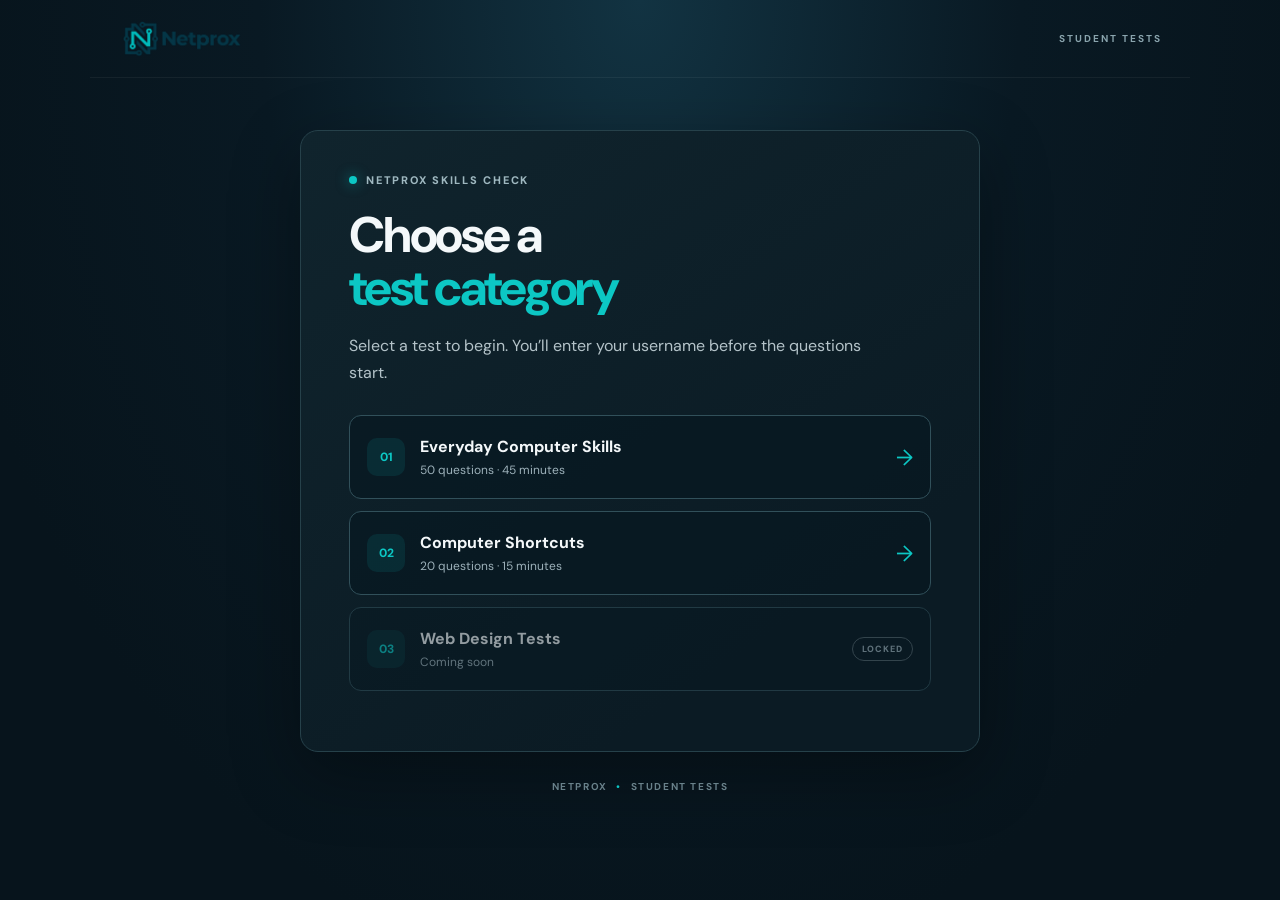
<file: index.html>
<!doctype html>
<html lang="en">
<head>
  <meta charset="utf-8">
  <meta name="viewport" content="width=device-width, initial-scale=1">
  <meta name="theme-color" content="#07141c">
  <title>Student Tests | Netprox</title>
  <link rel="stylesheet" href="styles.css">
  <link rel="stylesheet" href="portal.css">
</head>
<body>
  <header class="topbar"><a class="brand" href="./index.html" aria-label="Netprox home"><img src="assets/netprox-logo.png" alt="Netprox"></a><span class="brand-caption">STUDENT TESTS</span></header>
  <main class="shell">
    <section class="welcome card portal-card">
      <div class="eyebrow"><span class="eyebrow-dot"></span> NETPROX SKILLS CHECK</div>
      <h1>Choose a<br><span>test category</span></h1>
      <p class="intro">Select a test to begin. You’ll enter your username before the questions start.</p>
      <div class="course-grid">
        <a class="course-card" href="basic-computer-test.html"><span class="course-icon">01</span><span><strong>Everyday Computer Skills</strong><small>50 questions · 45 minutes</small></span><span class="course-arrow">→</span></a>
        <a class="course-card" href="computer-shortcuts-test.html"><span class="course-icon">02</span><span><strong>Computer Shortcuts</strong><small>20 questions · 15 minutes</small></span><span class="course-arrow">→</span></a>
        <div class="course-card locked" aria-disabled="true"><span class="course-icon">03</span><span><strong>Web Design Tests</strong><small>Coming soon</small></span><span class="lock-label">LOCKED</span></div>
      </div>
    </section>
    <footer>NETPROX <span>•</span> STUDENT TESTS</footer>
  </main>
</body>
</html>
</file>
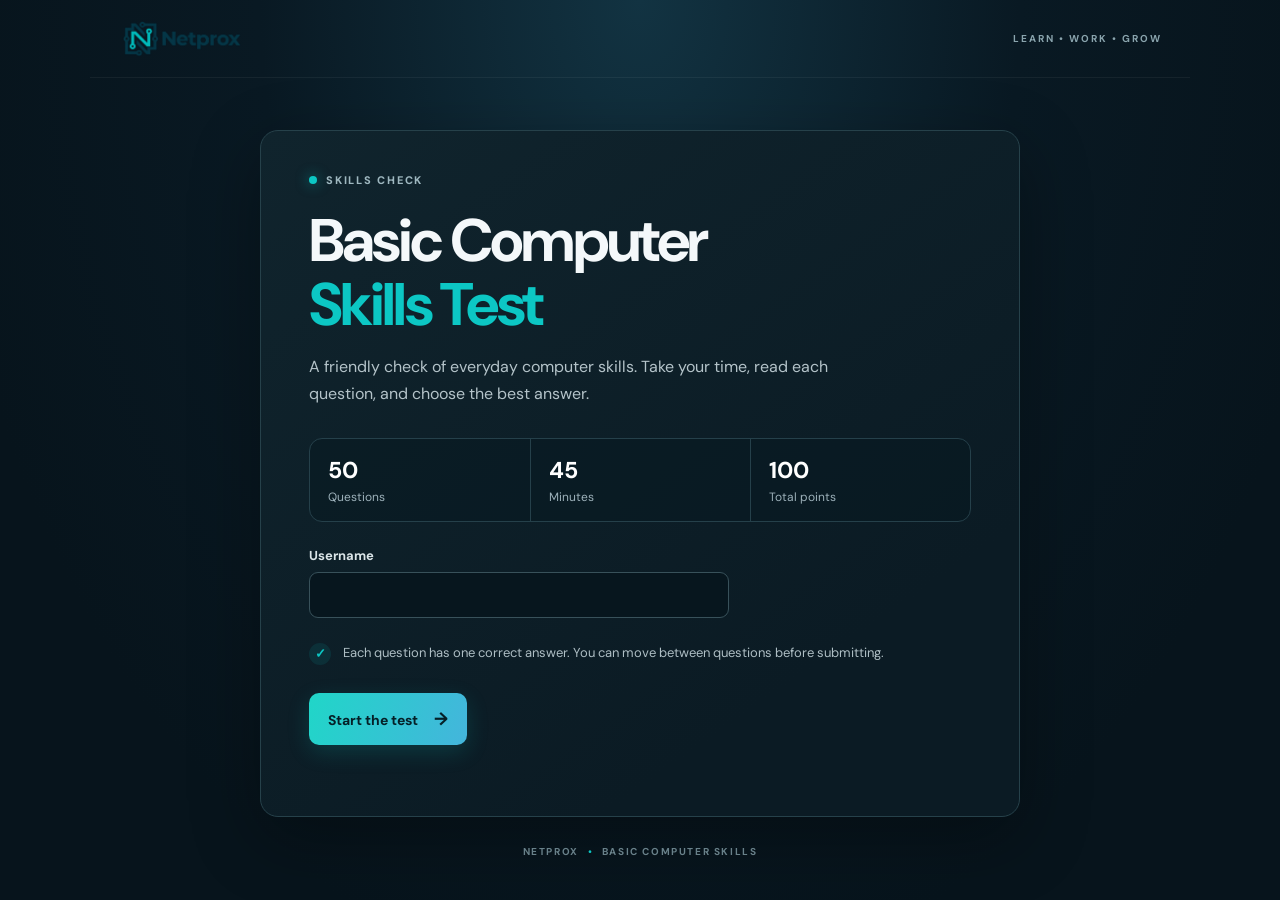
<file: basic-computer-test.html>
<!doctype html>
<html lang="en">
<head>
  <meta charset="utf-8">
  <meta name="viewport" content="width=device-width, initial-scale=1">
  <meta name="theme-color" content="#07141c">
  <title>Basic Computer Skills Test | Netprox</title>
  <link rel="stylesheet" href="styles.css">
  <script src="merged-questions.js" defer></script>
  <script src="quiz-runtime.js" defer></script>
</head>
<body data-base="./">
  <header class="topbar">
    <a class="brand" href="#top" aria-label="Netprox home">
      <img src="assets/netprox-logo.png" alt="Netprox">
    </a>
    <span class="brand-caption">LEARN • WORK • GROW</span>
  </header>

  <main id="top" class="shell">
    <section id="welcome" class="welcome card">
      <div class="eyebrow"><span class="eyebrow-dot"></span> SKILLS CHECK</div>
      <h1>Basic Computer<br><span>Skills Test</span></h1>
      <p class="intro">A friendly check of everyday computer skills. Take your time, read each question, and choose the best answer.</p>
      <div class="summary-grid">
        <div><strong>50</strong><span>Questions</span></div>
        <div><strong>45</strong><span>Minutes</span></div>
        <div><strong>100</strong><span>Total points</span></div>
      </div>
      <label class="student-name-label" for="student-username">Username<input id="student-username" name="username" type="text" autocomplete="username" maxlength="30" required></label>
      <div class="welcome-note"><span class="note-icon">✓</span><span>Each question has one correct answer. You can move between questions before submitting.</span></div>
      <button id="start-btn" class="primary-btn">Start the test <span aria-hidden="true">→</span></button>
      <p id="load-error" class="test-message" role="status"></p>
    </section>

    <section id="quiz" class="quiz card" hidden aria-live="polite">
      <div class="quiz-topline">
        <div class="eyebrow"><span class="eyebrow-dot"></span> BASIC COMPUTER SKILLS</div>
        <div id="timer" class="timer" aria-label="Time remaining"><span class="timer-icon" aria-hidden="true">◷</span> <span id="time-text">45:00</span></div>
      </div>
      <div class="progress-meta"><span id="question-count">Question 1 of 50</span><span id="answered-count">0 answered</span></div>
      <div class="progress-track"><div id="progress-bar" class="progress-bar"></div></div>
      <div id="question-area"></div>
      <div class="quiz-nav">
        <button id="prev-btn" class="secondary-btn" type="button">← Previous</button>
        <div class="nav-right"><button id="next-btn" class="primary-btn" type="button">Next question <span aria-hidden="true">→</span></button><button id="submit-btn" class="submit-btn" type="button" hidden>Finish test</button></div>
      </div>
      <p class="keyboard-tip">Choose an answer by clicking an option. Your answers are saved as you go.</p>
    </section>

    <section id="result" class="result card" hidden aria-live="polite"></section>
    <footer>NETPROX <span>•</span> BASIC COMPUTER SKILLS</footer>
  </main>
</body>
</html>
</file>
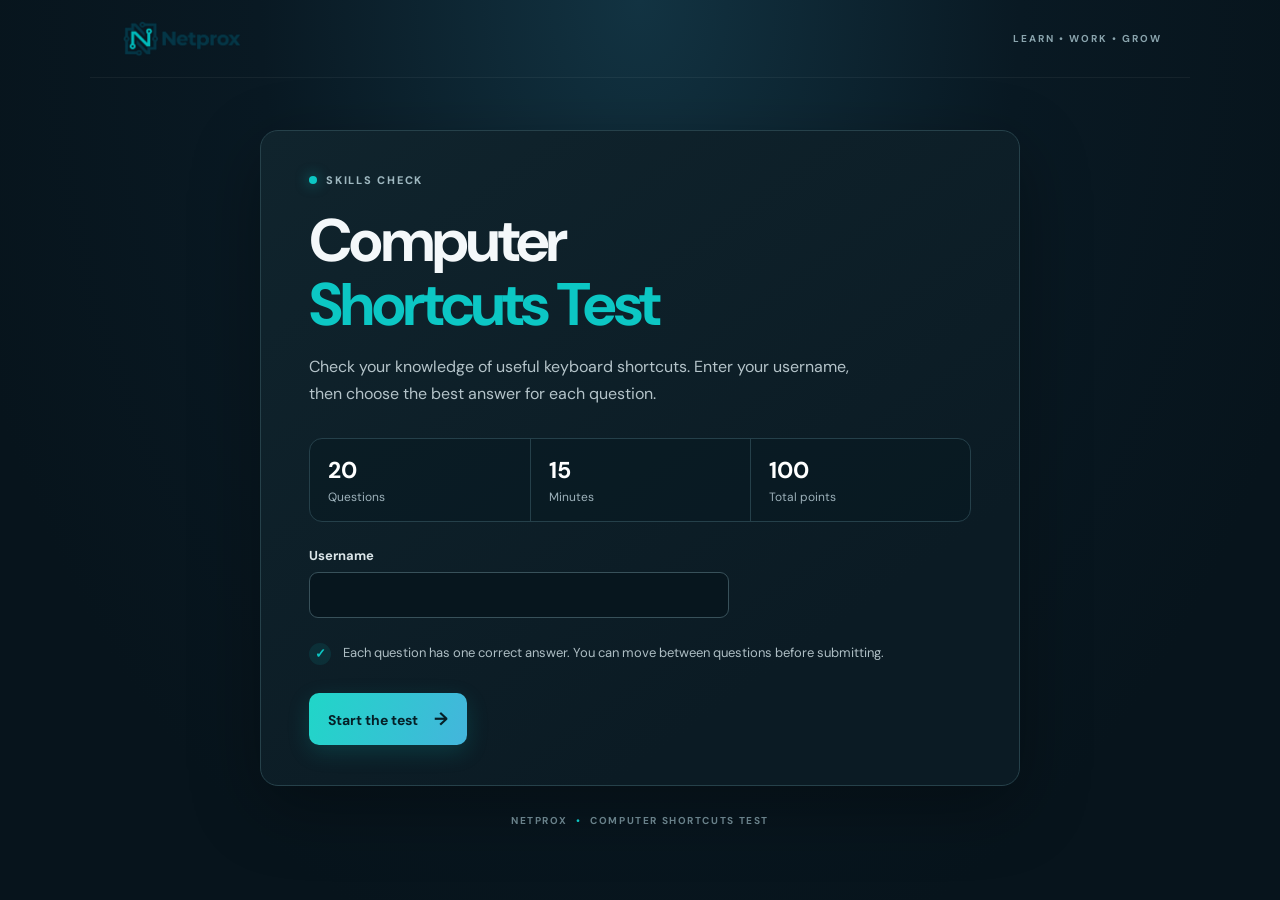
<file: computer-shortcuts-test.html>
<!doctype html>
<html lang="en">
<head>
  <meta charset="utf-8">
  <meta name="viewport" content="width=device-width, initial-scale=1">
  <meta name="theme-color" content="#07141c">
  <title>Computer Shortcuts Test | Netprox</title>
  <link rel="stylesheet" href="styles.css">
  <script src="computer-shortcuts-questions.js" defer></script>
  <script src="quiz-runtime.js" defer></script>
</head>
<body data-base="./" data-duration-minutes="15">
  <header class="topbar">
    <a class="brand" href="./index.html" aria-label="Netprox home"><img src="assets/netprox-logo.png" alt="Netprox"></a>
    <span class="brand-caption">LEARN • WORK • GROW</span>
  </header>
  <main id="top" class="shell">
    <section id="welcome" class="welcome card">
      <div class="eyebrow"><span class="eyebrow-dot"></span> SKILLS CHECK</div>
      <h1>Computer<br><span>Shortcuts Test</span></h1>
      <p class="intro">Check your knowledge of useful keyboard shortcuts. Enter your username, then choose the best answer for each question.</p>
      <div class="summary-grid">
        <div><strong>20</strong><span>Questions</span></div>
        <div><strong>15</strong><span>Minutes</span></div>
        <div><strong>100</strong><span>Total points</span></div>
      </div>
      <label class="student-name-label" for="student-username">Username<input id="student-username" name="username" type="text" autocomplete="username" maxlength="30" required></label>
      <div class="welcome-note"><span class="note-icon">✓</span><span>Each question has one correct answer. You can move between questions before submitting.</span></div>
      <button id="start-btn" class="primary-btn" type="button">Start the test <span aria-hidden="true">→</span></button>
    </section>
    <section id="quiz" class="quiz card" hidden aria-live="polite">
      <div class="quiz-topline">
        <div class="eyebrow"><span class="eyebrow-dot"></span> COMPUTER SHORTCUTS</div>
        <div id="timer" class="timer" aria-label="Time remaining"><span class="timer-icon" aria-hidden="true">◷</span> <span id="time-text">15:00</span></div>
      </div>
      <div class="progress-meta"><span id="question-count">Question 1 of 20</span><span id="answered-count">0 answered</span></div>
      <div class="progress-track"><div id="progress-bar" class="progress-bar"></div></div>
      <div id="question-area"></div>
      <div class="quiz-nav">
        <button id="prev-btn" class="secondary-btn" type="button">← Previous</button>
        <div class="nav-right"><button id="next-btn" class="primary-btn" type="button">Next question <span aria-hidden="true">→</span></button><button id="submit-btn" class="submit-btn" type="button" hidden>Finish test</button></div>
      </div>
      <p class="keyboard-tip">Choose an answer by clicking an option. Your answers are saved as you go.</p>
    </section>
    <section id="result" class="result card" hidden aria-live="polite"></section>
    <footer>NETPROX <span>•</span> COMPUTER SHORTCUTS TEST</footer>
  </main>
</body>
</html>
</file>
<file: styles.css>
@import url('https://fonts.googleapis.com/css2?family=DM+Sans:wght@400;500;600;700;800&display=swap');

:root{color-scheme:dark;--bg:#07141c;--panel:#0d2029;--panel2:#102832;--line:#25404a;--text:#f4f8fa;--muted:#9db1ba;--teal:#0cc7c4;--blue:#087ca5;--gold:#efd7a6;--danger:#ff8e80}
*{box-sizing:border-box}body{margin:0;min-height:100vh;background:radial-gradient(ellipse at 50% 0%,#123342 0%,#091923 42%,var(--bg) 78%);color:var(--text);font-family:'DM Sans',Arial,sans-serif}.topbar{height:78px;max-width:1100px;margin:auto;padding:15px 28px;display:flex;align-items:center;justify-content:space-between;border-bottom:1px solid #ffffff0d}.brand img{display:block;width:176px;height:47px;object-fit:contain;object-position:left center}.brand-caption{font-size:10px;font-weight:700;letter-spacing:.2em;color:#8aa4ad}.shell{width:min(100% - 32px,760px);margin:52px auto 28px}.card{background:linear-gradient(145deg,#10242d,#0b1b24 76%);border:1px solid #26414a;border-radius:18px;box-shadow:0 22px 70px #0005}.welcome{padding:42px 48px 40px}.eyebrow{display:flex;align-items:center;gap:9px;font-size:11px;letter-spacing:.16em;font-weight:800;color:#9fb8c0}.eyebrow-dot{width:8px;height:8px;border-radius:50%;background:var(--teal);box-shadow:0 0 13px #0cc7c4a3}.welcome h1{font-size:clamp(40px,7vw,60px);line-height:1.06;letter-spacing:-.045em;margin:22px 0 17px}.welcome h1 span{color:var(--teal)}.intro{max-width:550px;color:#b4c3c9;font-size:16px;line-height:1.7;margin:0}.summary-grid{display:grid;grid-template-columns:repeat(3,1fr);margin:30px 0 22px;border:1px solid var(--line);border-radius:13px;overflow:hidden;background:#07182080}.summary-grid div{padding:16px 18px;display:flex;flex-direction:column;gap:4px}.summary-grid div+div{border-left:1px solid var(--line)}.summary-grid strong{font-size:23px;color:#fff}.summary-grid span{font-size:12px;color:var(--muted)}.welcome-note{display:flex;gap:12px;align-items:flex-start;color:#aebec4;font-size:13px;line-height:1.55;margin:0 0 28px}.note-icon{flex:none;color:var(--teal);font-weight:800;background:#0cc7c41b;border-radius:50%;width:22px;height:22px;text-align:center;line-height:22px}.primary-btn,.secondary-btn,.submit-btn{border:0;border-radius:10px;font:700 14px 'DM Sans',Arial,sans-serif;cursor:pointer;transition:transform .15s,filter .15s,background .15s}.primary-btn{padding:14px 19px;color:#052027;background:linear-gradient(110deg,#20d6c8,#44b5dc);box-shadow:0 7px 22px #0cc7c42b}.primary-btn:hover,.submit-btn:hover{filter:brightness(1.08);transform:translateY(-1px)}.primary-btn span{margin-left:13px;font-size:18px}.quiz{padding:27px 34px 24px}.quiz-topline{display:flex;justify-content:space-between;align-items:center}.timer{font-variant-numeric:tabular-nums;color:#d8e6e9;background:#102d37;border:1px solid #26505a;padding:8px 12px;border-radius:9px;font-weight:700;min-width:93px;text-align:center}.timer-icon{color:var(--teal);font-size:17px;vertical-align:-1px}.timer.warning{color:var(--danger);border-color:#9c4f49;background:#321d20}.progress-meta{display:flex;justify-content:space-between;color:var(--muted);font-size:12px;margin:28px 0 9px}.progress-track{height:5px;border-radius:8px;background:#213943;overflow:hidden}.progress-bar{height:100%;width:2.5%;border-radius:inherit;background:linear-gradient(90deg,var(--teal),#38aee0);transition:width .25s}.question{font-size:22px;line-height:1.4;margin:28px 0 20px;letter-spacing:-.02em}.question-tag{display:inline-block;font-size:10px;letter-spacing:.12em;font-weight:800;color:var(--teal);background:#0cc7c41a;border:1px solid #0cc7c433;border-radius:20px;padding:5px 9px;margin-bottom:12px}.options{display:grid;gap:10px}.option{display:flex;align-items:center;gap:13px;min-height:58px;padding:12px 15px;border:1px solid #38515a;border-radius:10px;background:#07161e9c;color:#eaf1f3;text-align:left;font:500 15px/1.45 'DM Sans',Arial,sans-serif;cursor:pointer;transition:border-color .15s,background .15s,transform .15s}.option:hover{border-color:#51a9ad;background:#102b33;transform:translateY(-1px)}.option.selected{border-color:var(--teal);background:#0b4349}.option-letter{display:grid;place-items:center;flex:none;width:29px;height:29px;border-radius:50%;background:#1a3038;color:#d8e9ec;font-size:12px;font-weight:800}.option.selected .option-letter{background:var(--teal);color:#062127}.quiz-nav{display:flex;justify-content:space-between;align-items:center;gap:12px;margin-top:26px}.nav-right{display:flex;gap:10px}.secondary-btn{background:transparent;color:#c3d0d4;border:1px solid #39535d;padding:13px 16px}.secondary-btn:hover{background:#142b34}.secondary-btn:disabled{opacity:.4;cursor:not-allowed}.submit-btn{padding:13px 18px;color:#192015;background:var(--gold)}.keyboard-tip{text-align:center;color:#728b94;font-size:11px;margin:19px 0 0}.result{padding:38px 42px;text-align:center}.result-mark{width:64px;height:64px;margin:0 auto 16px;border-radius:50%;display:grid;place-items:center;color:#04242a;background:#17cdc3;font-size:29px;font-weight:800}.result h2{font-size:31px;margin:5px 0 7px}.result-lede{color:#aabdc4;margin:0 0 25px}.score-box{display:flex;justify-content:center;align-items:baseline;gap:4px;margin:10px auto 25px}.score-box strong{font-size:62px;letter-spacing:-.06em;color:var(--teal)}.score-box span{color:#9eb3ba;font-size:19px}.result-stats{display:flex;justify-content:center;gap:34px;padding:18px 0;border-top:1px solid var(--line);border-bottom:1px solid var(--line);color:#a9bbc1;font-size:13px}.result-stats strong{display:block;color:#f4f8fa;font-size:19px;margin-bottom:3px}.result-message{color:#c5d1d5;line-height:1.6;max-width:470px;margin:22px auto 25px}.result .primary-btn{margin:auto}footer{text-align:center;color:#69818a;font-size:10px;font-weight:700;letter-spacing:.16em;margin:28px 0}footer span{color:var(--teal);padding:0 5px}[hidden]{display:none!important}
.test-message{min-height:19px;color:#ff9b8f;font-size:12px;margin:12px 0 0}.final-score{font-size:34px;color:var(--teal)}.student-name-label{display:grid;gap:8px;max-width:420px;margin:25px 0;color:#dbe5e8;font-size:13px;font-weight:700}.student-name-label input{width:100%;border:1px solid #38515a;background:#07161e;color:#f4f8fa;border-radius:9px;padding:12px 13px;font:500 15px 'DM Sans',Arial,sans-serif;outline:none}.student-name-label input:focus{border-color:var(--teal);box-shadow:0 0 0 3px #0cc7c41b}.result-student{color:#a9bbc1;font-size:14px}.result-student strong{color:var(--text)}.result-save-status{font-size:13px;color:#9eb3ba;margin:10px auto 20px}
@media(max-width:600px){.topbar{height:65px;padding:10px 17px}.brand img{width:142px;height:42px}.brand-caption{font-size:8px}.shell{width:min(100% - 22px,760px);margin:25px auto}.welcome{padding:30px 23px}.welcome h1{font-size:45px}.intro{font-size:14px}.summary-grid div{padding:13px 10px}.summary-grid strong{font-size:20px}.summary-grid span{font-size:10px}.quiz{padding:21px 17px}.quiz-topline{align-items:flex-start;gap:8px}.eyebrow{font-size:9px;letter-spacing:.12em}.timer{font-size:13px;padding:7px 8px;min-width:80px}.question{font-size:19px;margin-top:23px}.option{font-size:14px;min-height:54px;padding:10px}.quiz-nav{align-items:stretch}.secondary-btn,.primary-btn,.submit-btn{font-size:12px;padding:12px}.primary-btn span{margin-left:6px}.nav-right{gap:7px}.result{padding:30px 19px}.result-stats{gap:19px}.score-box strong{font-size:55px}}
</file>
<file: portal.css>
.auth-card,.portal-card{max-width:680px;margin:auto}.auth-tabs{display:flex;gap:8px;margin:28px 0 20px;border-bottom:1px solid var(--line)}.auth-tab{border:0;border-bottom:2px solid transparent;background:none;color:var(--muted);font:700 14px 'DM Sans',Arial,sans-serif;padding:0 14px 12px;cursor:pointer}.auth-tab.active{color:var(--teal);border-color:var(--teal)}.auth-form{display:grid;gap:16px}.auth-form label{display:grid;gap:7px;color:#dbe5e8;font-size:13px;font-weight:600}.auth-form input{width:100%;border:1px solid #38515a;background:#07161e;color:#f4f8fa;border-radius:9px;padding:12px 13px;font:500 15px 'DM Sans',Arial,sans-serif;outline:none}.auth-form input:focus{border-color:var(--teal);box-shadow:0 0 0 3px #0cc7c41b}.auth-form small{font-weight:400;color:#879ca4;font-size:11px}.auth-form .primary-btn{margin-top:5px}.form-message{min-height:20px;color:#b4c3c9;font-size:13px;line-height:1.5;margin:14px 0 0}.form-message.error{color:#ff9b8f}.form-message.success{color:#64d9c9}.portal-card h1{font-size:clamp(34px,6vw,50px);overflow-wrap:anywhere}.course-grid{display:grid;gap:12px;margin:29px 0 20px}.course-card{display:flex;align-items:center;gap:15px;text-decoration:none;color:var(--text);background:#071820a8;border:1px solid #31505a;border-radius:12px;padding:17px;min-height:84px}.course-card:not(.locked):hover{border-color:var(--teal);background:#0c2c35}.course-icon{width:38px;height:38px;display:grid;place-items:center;flex:none;background:#0cc7c41b;border-radius:10px;color:var(--teal);font-weight:800;font-size:12px}.course-card strong,.course-card small{display:block}.course-card strong{font-size:16px}.course-card small{margin-top:5px;color:#9db1ba;font-size:12px;line-height:1.4}.course-arrow{margin-left:auto;color:var(--teal);font-size:22px}.course-card.locked{opacity:.58;cursor:not-allowed}.lock-label{margin-left:auto;border:1px solid #51626a;border-radius:20px;padding:5px 9px;color:#9db1ba;font-size:9px;font-weight:800;letter-spacing:.12em}.logout-btn{padding:11px 16px}.test-choice{margin-top:16px}.choice-title{font-size:24px;margin:20px 0 8px}.choice-back{display:inline-block;margin-top:20px;color:#8fcbd0;font-size:13px;text-decoration:none}.choice-back:hover{color:var(--teal)}.result-save-status{font-size:13px;color:#9eb3ba;margin:10px auto 20px}.result-save-status.success{color:#64d9c9}.result-save-status.error{color:#ff9b8f}@media(max-width:600px){.auth-card,.portal-card{padding:27px 21px}.course-card{padding:13px;gap:11px}.course-card strong{font-size:14px}}
</file>
